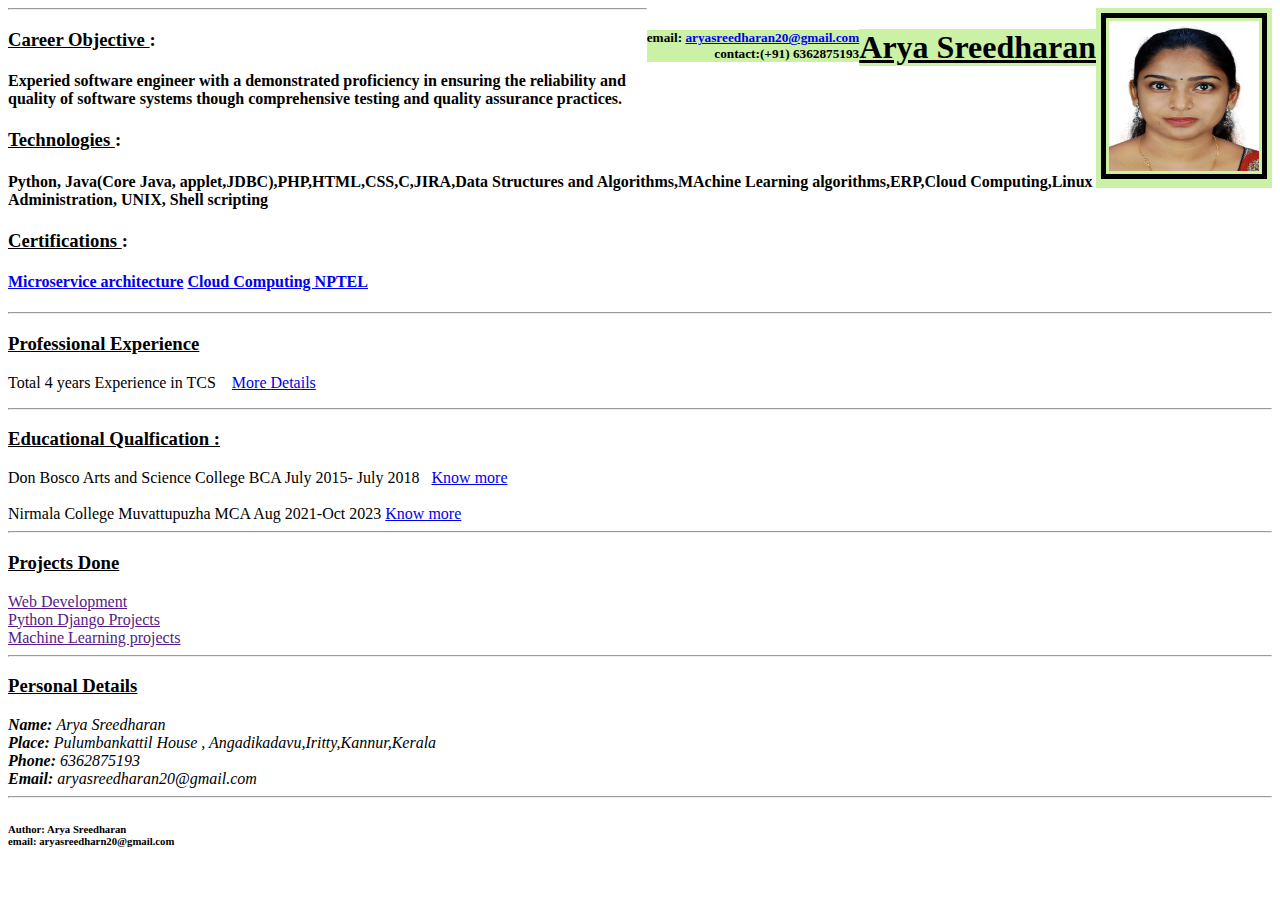
<file: index.html>
<!DOCTYPE html>
<html lang="en">
<head>
    <meta charset="UTF-8">
    <meta name="viewport" content="width=device-width, initial-scale=1.0">
    <title>Arya Sreedharan Resume</title>
    <link rel="stylesheet" href="./css/style.css"/>
</head>
<body>
   <div class=" right-align"><img  src="./Photo_Arya.jpg" height="150" width="150" style="border:5px solid #000; padding: 3px; margin: 5px"> </div>

 <h1 class="right-align"><u>Arya Sreedharan</u> </h1>
 <h5 class="right-align">email: <a href="mailto:aryasreedharan20@example.com">aryasreedharan20@gmail.com</a><br>
contact:(+91) 6362875193</h5>
<hr>
<p><h3><u>Career Objective </u>:<h4>Experied software engineer with a demonstrated proficiency in ensuring the reliability and quality of software systems though comprehensive testing and quality assurance practices.</h4> </h3></p>
<p><h3><u>Technologies </u>:<h4>Python, Java(Core Java, applet,JDBC),PHP,HTML,CSS,C,JIRA,Data Structures and Algorithms,MAchine Learning algorithms,ERP,Cloud Computing,Linux Administration, UNIX, Shell scripting</h4> </h3></p>  
<p><h3><u>Certifications </u>:<h4><a href="./certificates/images/AryaSreedharan_Microservice_certificate.pdf" download> Microservice architecture</a> <a href="./certificates/images/NPTEL.jpg" download> Cloud Computing NPTEL</a></h4></h3></p>
<hr>
<p><h3><u> Professional Experience </u></h3> Total 4 years Experience in TCS &nbsp;&nbsp; <a href="./public/ExperienceDetails.html">More Details</a></p>

<hr>  
<div>
    <h3><u>Educational Qualfication :</u></h3>
    Don Bosco Arts and Science College BCA July 2015- July 2018 &nbsp; <a href="./public/EducationDetails.html"> Know more</a><br><br>
    Nirmala College Muvattupuzha MCA Aug 2021-Oct 2023  <a href="./public/EducationDetails.html"> Know more</a>
</div>
<hr>
<div>
   <h3> <u>Projects Done</u></h3>
   <div><a href=""> Web Development</a></div> <a href=""> Python Django Projects</a> </div> <div><a href=""> Machine Learning projects </a> </div> 

</div>
<hr>
<div> <h3><u>Personal Details</u></h3>
   <address><b> Name: </b>Arya Sreedharan<br>
   <b> Place: </b>Pulumbankattil House , Angadikadavu,Iritty,Kannur,Kerala<br>
   <b>Phone:</b> 6362875193 <br>
   <b> Email: </b>aryasreedharan20@gmail.com<br>
</address>
</div>
<hr>
</body>
<footer><h6>Author: Arya Sreedharan <br>email: aryasreedharn20@gmail.com</h6></footer>
</html>
</file>
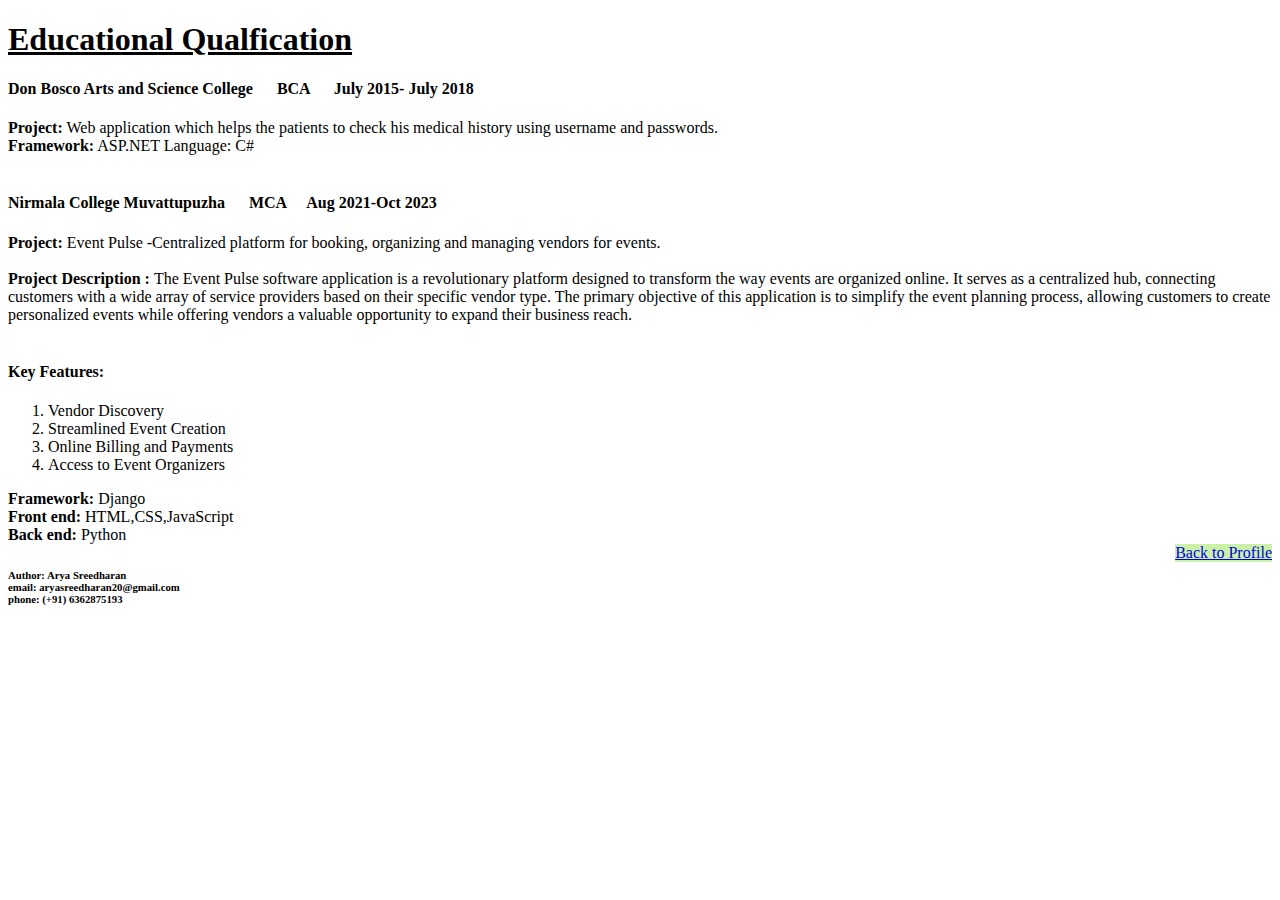
<file: public/EducationDetails.html>
<!DOCTYPE html>
<html lang="en">
<head>
    <meta charset="UTF-8">
    <meta name="viewport" content="width=device-width, initial-scale=1.0">
    <title>Educational Details</title>
    <link rel="stylesheet" href="../css/style.css">
</head>
<body>
    <div><h1> <u>Educational Qualfication</u></h1></div>
 <div>  <h4>Don Bosco Arts and Science College  &nbsp;&nbsp;&nbsp;&nbsp;  BCA   &nbsp;&nbsp;&nbsp;&nbsp;   July 2015- July 2018</h4> 
<b>Project:</b> Web application which helps the patients to check his medical history using username and passwords.<br>
<b>Framework:</b> ASP.NET Language: C#<br><br></div>
<div><h4>Nirmala College Muvattupuzha &nbsp;&nbsp;&nbsp;&nbsp; MCA &nbsp;&nbsp;&nbsp;&nbsp;Aug 2021-Oct 2023</h4>
<b>Project:</b> Event Pulse -Centralized platform for booking, organizing and managing vendors
for events.<br><br>
<b>Project Description : </b>The Event Pulse software application is a revolutionary platform
designed to transform the way events are organized online. It serves as a centralized hub,
connecting customers with a wide array of service providers based on their specific vendor
type. The primary objective of this application is to simplify the event planning process,
allowing customers to create personalized events while offering vendors a valuable
opportunity to expand their business reach.<br><br>
<h4>Key Features:</h4>
<ol>
<li>Vendor Discovery</li>
<li>Streamlined Event Creation</li>
<li>Online Billing and Payments</li>
<li>Access to Event Organizers</li></ol>
<b>Framework: </b>Django<br>
<b>Front end: </b>HTML,CSS,JavaScript<br>
<b>Back end: </b>Python</div>
<div class="right-align"><a  href="../index.html">Back to Profile</a></div>
</body>
<footer>
    <h6>Author: Arya Sreedharan<br>
     email: aryasreedharan20@gmail.com<br>
     phone: (+91) 6362875193</h6> 
 </footer>
</html>
</file>
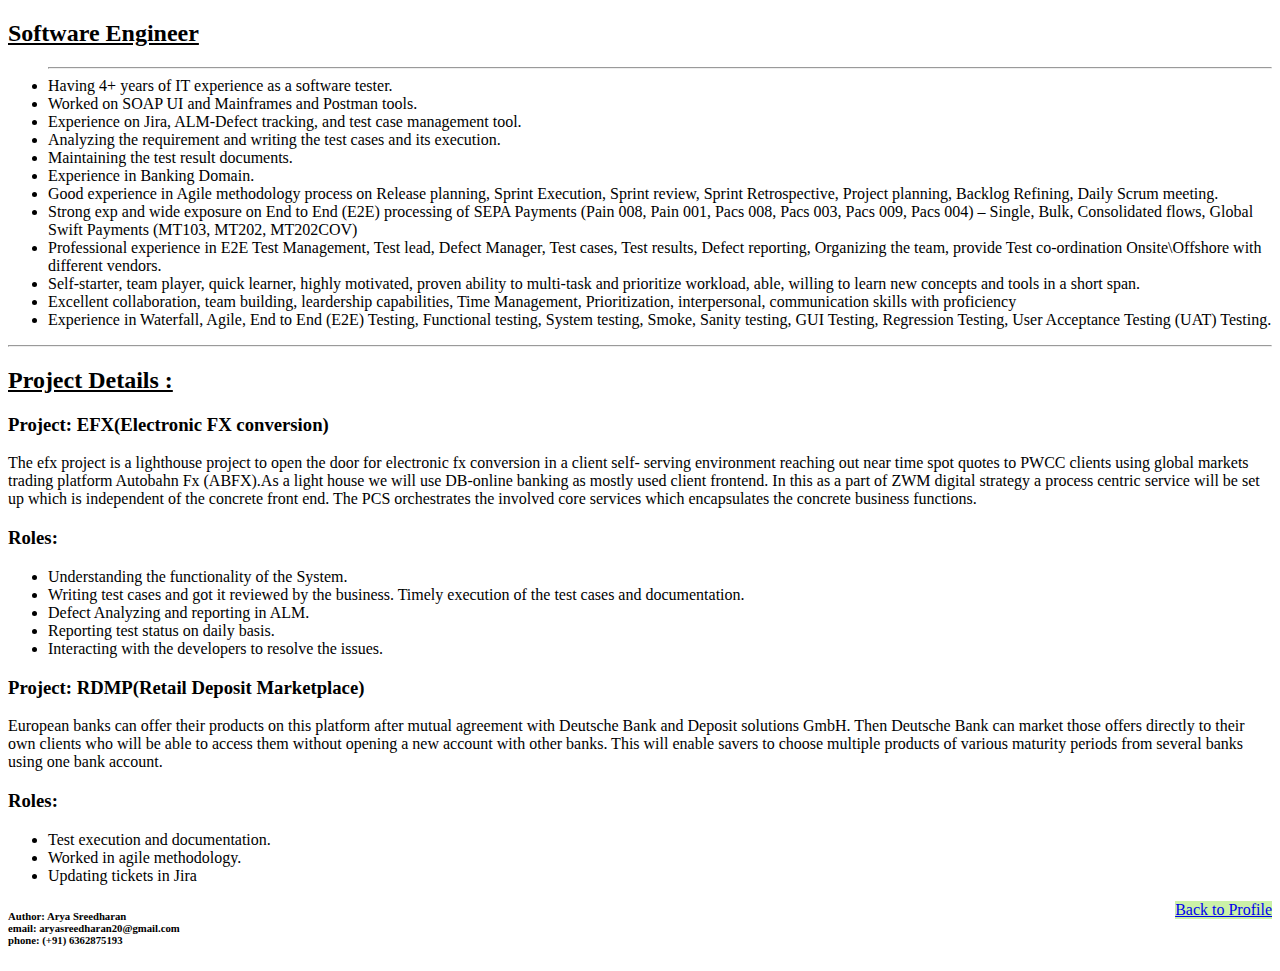
<file: public/ExperienceDetails.html>
<!DOCTYPE html>
<html lang="en">
<head>
    <meta charset="UTF-8">
    <meta name="viewport" content="width=device-width, initial-scale=1.0">
    <title>My Work Experience</title>
    <link rel="stylesheet" href="../css/style.css"/>
</head>
<body>
    <h2><u>Software Engineer</u></h2><ul>
<hr>
<div>
    <li>Having 4+ years of IT experience as a software tester.</li>
<li>Worked on SOAP UI and Mainframes and Postman tools.</li>
<li>Experience on Jira, ALM-Defect tracking, and test case management tool.</li>
<li>Analyzing the requirement and writing the test cases and its execution.</li>
<li>Maintaining the test result documents.</li>
<li>Experience in Banking Domain.</li>
<li>Good experience in Agile methodology process on Release planning, Sprint Execution, Sprint review, Sprint Retrospective,
Project planning, Backlog Refining, Daily Scrum meeting.</li>
<li>Strong exp and wide exposure on End to End (E2E) processing of SEPA Payments (Pain 008, Pain 001, Pacs 008, Pacs 003, Pacs
009, Pacs 004) – Single, Bulk, Consolidated flows, Global Swift Payments (MT103, MT202, MT202COV)</li>
<li>Professional experience in E2E Test Management, Test lead, Defect Manager, Test cases, Test results, Defect reporting,
Organizing the team, provide Test co-ordination Onsite\Offshore with different vendors.</li>
<li>Self-starter, team player, quick learner, highly motivated, proven ability to multi-task and prioritize workload, able, willing to
learn new concepts and tools in a short span.</li>
<li>Excellent collaboration, team building, leardership capabilities, Time Management, Prioritization, interpersonal,
communication skills with proficiency</li>
<li>Experience in Waterfall, Agile, End to End (E2E) Testing, Functional testing, System testing, Smoke, Sanity testing, GUI Testing,
Regression Testing, User Acceptance Testing (UAT) Testing.</li>
</ul></div>
<hr>
<div>
<h2><u>Project Details :</u></h2>
<h3>Project: EFX(Electronic FX conversion)</h3>
<article><p>The efx project is a lighthouse project to open the door for electronic fx conversion in a client self- serving environment
reaching out near time spot quotes to PWCC clients using global markets trading platform Autobahn Fx (ABFX).As a light
house we will use DB-online banking as mostly used client frontend. In this as a part of ZWM digital strategy a process
centric service will be set up which is independent of the concrete front end. The PCS orchestrates the involved core
services which encapsulates the concrete business functions.</p></article>
<h3>Roles:</h3>
<ul>
    <li>Understanding the functionality of the System.</li>
    <li>Writing test cases and got it reviewed by the business. Timely execution of the test cases and documentation.</li>
    <li>Defect Analyzing and reporting in ALM.</li>
    <li>Reporting test status on daily basis.</li>
    <li>Interacting with the developers to resolve the issues.</li>
</ul>
<h3>Project: RDMP(Retail Deposit Marketplace)</h3>
<article><p>European banks can offer their products on this platform after mutual agreement with Deutsche Bank and Deposit solutions
GmbH. Then Deutsche Bank can market those offers directly to their own clients who will be able to access them without
opening a new account with other banks. This will enable savers to choose multiple products of various maturity periods
from several banks using one bank account.</p></article>
<h3>Roles:</h3>
<ul><li>Test execution and documentation.</li>
<li>Worked in agile methodology.</li>
<li>Updating tickets in Jira</li></ul>
<div class="right-align"><a  href="../index.html">Back to Profile</a></div>
</body>
<footer>
   <h6>Author: Arya Sreedharan<br>
    email: aryasreedharan20@gmail.com<br>
    phone: (+91) 6362875193</h6> 
</footer>
</html>
</file>
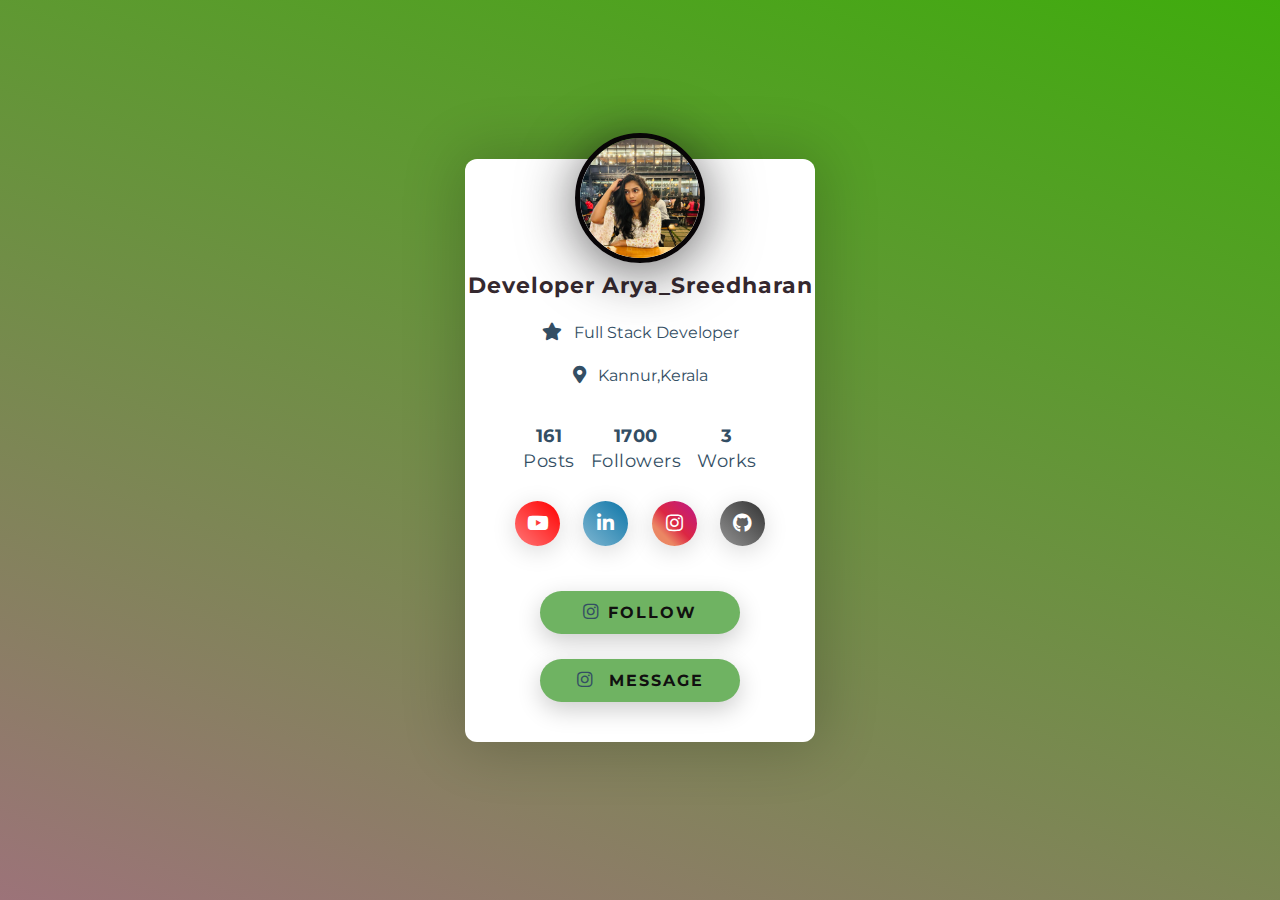
<file: public/profilecard.html>
<!DOCTYPE html>
<html lang="en">
<head>
    <meta charset="UTF-8">
    <meta name="viewport" content="width=device-width, initial-scale=1.0">
    <link href="https://fonts.googleapis.com/css2?family=Montserrat:wght@500&display=swap" rel="stylesheet">
    <link rel="stylesheet" href="https://cdnjs.cloudflare.com/ajax/libs/font-awesome/5.15.1/css/all.min.css">
    <link rel="stylesheet" href="../css/profilecard.css">
    <title>Profile Card</title>
</head>
<body>
    <div class="Profilecontainer">
        <div class="myimage"> <img src="../certificates/Profilecard/AryaImage.jpeg" alt=" Profile Photo"></div>
        <p class="info name"> Developer Arya_Sreedharan</p>
        <p class="info role">
            <i class="fas fa-star">
            </i>
            Full Stack Developer
        </p>
        <p class="info place">
            <i class="fas fa-map-marker-alt"></i>
            Kannur,Kerala
        </p>
        <div class="posts-info">
<p><span>161</span>Posts</p>
<p><span>1700</span>Followers</p>
<p><span>3</span>Works</p>
        </div>
        <div class="social-container">
            <button class="youtube">
                <a href="https://www.youtube.com/channel/UC9mZBNOnt-_LFObxkfmkrPA"><i class="fab fa-youtube"></i>
                </a>
            </button>
            <button class="linkedin" onclick="window.location.href='https://www.linkedin.com/in/arya-sreedharan-abb487185/'">
                 <i class="fab fa-linkedin-in"></i>
               
            </button>
            <a href="https://www.instagram.com/direct/t/113082336851820/">
            <button class="Instagram">
                <i class="fab fa-instagram"></i>
               
            </button>
        </a>
            <button class="github">
                <a href="https://github.com/AryaSreedharan"><i class="fab fa-github "></i></a>

            </button>
        </div>
        <button class="action" onclick="window.location.href='https://www.instagram.com/direct/t/113082336851820/'"> <i class="fab fa-instagram"></i>Follow</button>
<button class="action" onclick="window.location.href='https://www.linkedin.com/in/arya-sreedharan-abb487185/'"><i class="fab fa-instagram"></i> Message</button>

    </div>
</body>
</html>
</file>
<file: css/style.css>
.right-align{
    text-align: right;
    object-fit: fill;
    background: #cbf1a7;
    float: right;
}
.center-align{
    text-align: center;
    
}
</file>
<file: css/profilecard.css>
* {
    margin     : 0;
    padding    : 0;
    box-sizing : border-box;/* n an element's total width and height*/
    color      : #334e64;
    font-family: 'Montserrat', sans-serif;
}
body {
    min-height     : 100vh;
    width          : 100%;
    display        : flex;
    justify-content: center;
    align-items    : center;
    background     : linear-gradient(20deg, #9c7379, #3fac0d);
}
.Profilecontainer{
    position        : relative;
    background-color: #fff;
    width           : 350px;
    padding         : 100px 50px 40px;
    border-radius   : 12px;
    box-shadow      : 0 0 60px 5px rgba(0, 0, 0, 0.2);
    display         : flex;
    flex-direction  : column;
    justify-content : center;
    align-items     : center;
    
}
.Profilecontainer:hover {
    transition: transform 0.3s ease-in-out;
}
.myimage
    {
        width        : 130px;
        height       : 130px;
        overflow     : hidden;
        border       : 5px solid #080507;
        border-radius: 50%; /* to make the division circular */
        box-shadow   : 0 8px 55px #111011a4;
        position     : absolute;
        top          : 0;
        left         : 50%;
        transform    : translate(-50%,-20%);/*CSS rule is commonly used for centering an element both horizontally and vertically within its containing element*/
    } 
.myimage img{
    width    : 100%;
    max-width: 100%;
    transform: scale(1.1);
}
.myimage img:hover {
    transform: scale(1.05);
    opacity: 0.85;
}
.info {
    margin-bottom: 12px;
    margin-top: 12px;
}
.info i {
    margin-right: 8px;
    font-size   : 1.1em;
}
.place{
    margin-bottom: 40px;
}
.name{
    font-size     : 1.4em;
    font-weight   : bold;
    letter-spacing: 1px;
    color         : #35292f;
    white-space: nowrap; /* Prevents text from wrapping to the next line */
   /* Hides any overflow beyond the container's width */
  /* text-overflow: ellipsis; */
    
}
.posts-info{
    width          : 100%;
    display        : flex;
    justify-content: space-around;
    align-items    : center;
    font-size      : 1.1em;
    letter-spacing : 0.5px;
    margin-bottom  : 30px;
    text-align     : center;
}
.posts-info span {
    display      : block;
    font-weight  : bold;
    margin-bottom: 4px;
}
.social-container{
    width          : 100%;
    display        : flex;
    justify-content: space-between;
    align-items    : center;
    margin-bottom  : 20px;
}
.social-container i {
    color: #fff;
}
.social-container button {
    border          : none;
    outline         : none;
    width           : 45px;
    height          : 45px;
    border-radius   : 50%;
    font-size       : 1.2em;
    cursor          : pointer;
    box-shadow      : 0px 5px 25px rgba(0, 0, 0, 0.15);
    transition      : transform 0.3s;
}
.social-container button:hover {
    transform: scale(1.1);
}
.social-container button.youtube{
    background: linear-gradient(45deg, #ff000088, #ff0000);
}
.social-container button.linkedin{
    background: linear-gradient(45deg, #0e76a888, #0e76a8);
}
.social-container button.Instagram{
    background: linear-gradient(45deg, #e6683ccc 25%, #dc2743 50%,
    #bc1888 100%);
}
.social-container button.github{
    background: linear-gradient(45deg, #33333388, #333333);
}
.action{
    outline: none;
    cursor: pointer;
    color: #111010;
    background-color: #6fb362;
    border: none;
    border-radius: 50px;
    padding: 12px 20px;
    width: 80%;
    margin-top: 25px;
    box-shadow: 0px 8px 25px rgba(0, 0, 0, 0.2);
    text-transform: uppercase;
    font-size: 1em;
    font-weight: bold;
    letter-spacing: 2px;
    transition: transform 0.3s, opacity 0.3s;
}
.action:hover {
    transform: scale(1.05);
    opacity: 0.85;
}
.action i{
   
    margin-right: 8px;
    font-size   : 1.1em;
}
</file>
